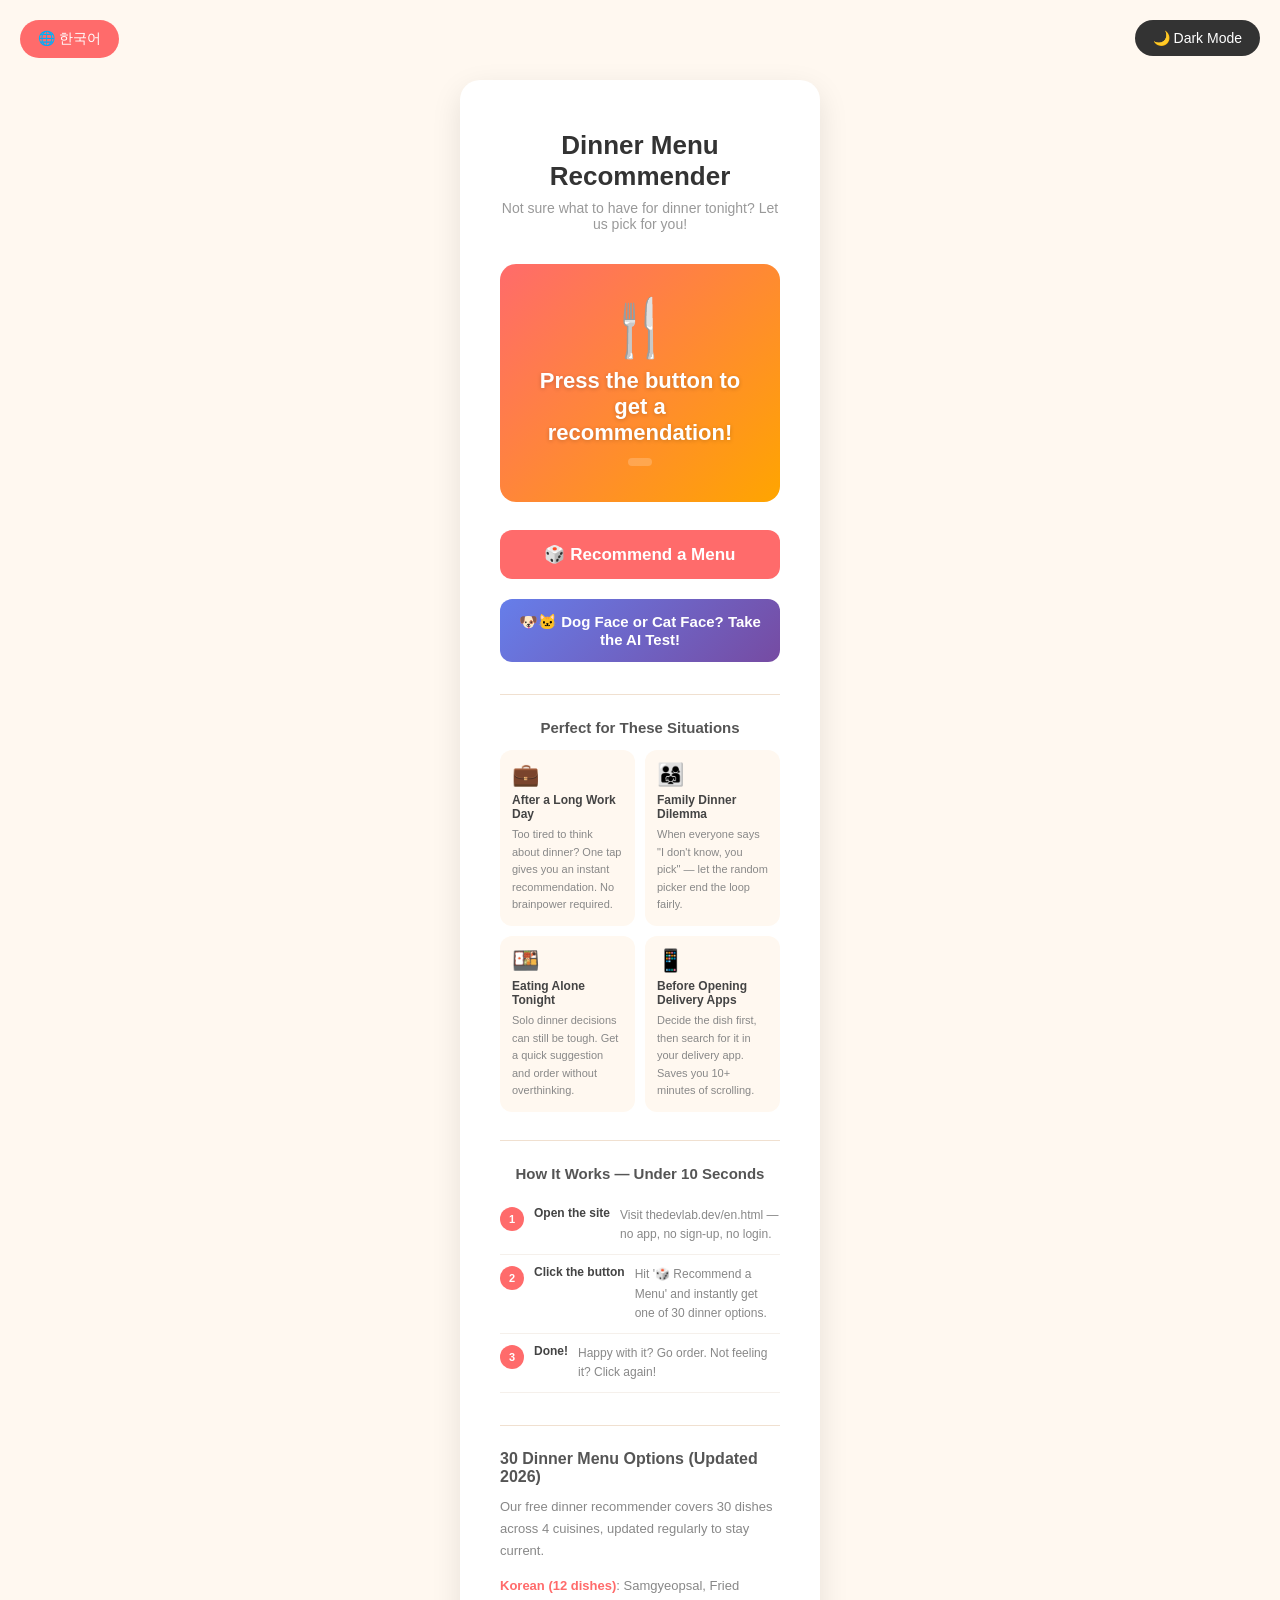
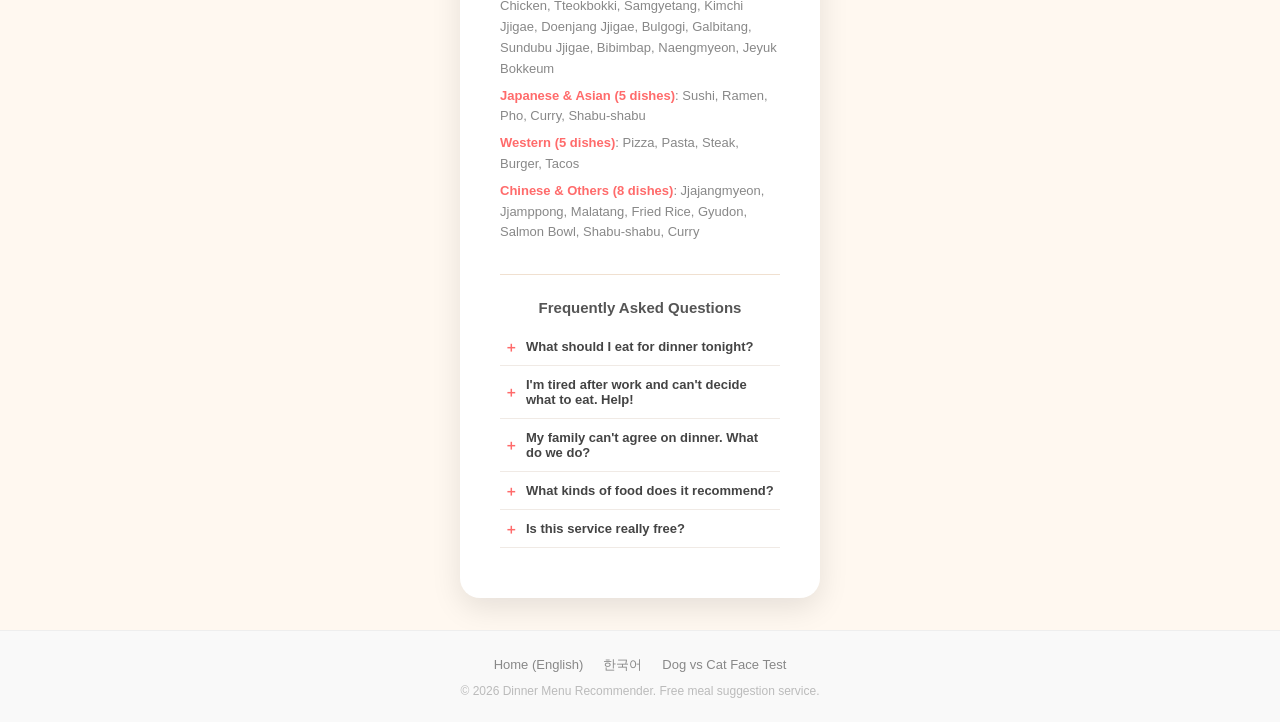
<file: en.html>
<!DOCTYPE html>
<html lang="en">
<head>
    <meta charset="UTF-8">
    <meta name="viewport" content="width=device-width, initial-scale=1.0">

    <!-- SEO: Title tag - keyword-rich, 50-60 chars -->
    <title>Dinner Menu Recommender - What to Eat Tonight? Free Random Pick</title>

    <!-- SEO: Meta description - shown in search results snippet -->
    <meta name="description" content="Can't decide what to eat for dinner tonight? Click once to get a free random recommendation from 30 Korean, Japanese, Chinese, and Western dishes. No sign-up needed!">

    <!-- SEO: Keywords -->
    <meta name="keywords" content="dinner menu recommender, what to eat tonight, random dinner picker, meal ideas, dinner suggestion, food recommendation, tonight dinner">

    <!-- SEO: Author -->
    <meta name="author" content="Dinner Menu Recommender">

    <!-- SEO: Robots -->
    <meta name="robots" content="index, follow, max-snippet:-1, max-image-preview:large, max-video-preview:-1">

    <!-- SEO: Canonical URL -->
    <link rel="canonical" href="https://thedevlab.dev/en.html">

    <!-- SEO: hreflang - multilingual page linking -->
    <link rel="alternate" hreflang="ko" href="https://thedevlab.dev/index.html">
    <link rel="alternate" hreflang="en" href="https://thedevlab.dev/en.html">
    <link rel="alternate" hreflang="x-default" href="https://thedevlab.dev/index.html">

    <!-- SEO: Open Graph - social sharing preview -->
    <meta property="og:type" content="website">
    <meta property="og:site_name" content="Dinner Menu Recommender">
    <meta property="og:title" content="Dinner Menu Recommender - What to Eat Tonight?">
    <meta property="og:description" content="Can't decide what's for dinner? One click gives you a free random recommendation from 30 dishes. Solve your dinner dilemma now!">
    <meta property="og:url" content="https://thedevlab.dev/en.html">
    <meta property="og:image" content="https://thedevlab.dev/og-image.png">
    <meta property="og:image:width" content="1200">
    <meta property="og:image:height" content="630">
    <meta property="og:image:alt" content="Dinner Menu Recommender - Random meal picker">
    <meta property="og:locale" content="en_US">

    <!-- SEO: Twitter Card -->
    <meta name="twitter:card" content="summary_large_image">
    <meta name="twitter:title" content="Dinner Menu Recommender - What to Eat Tonight?">
    <meta name="twitter:description" content="One click to get a free random dinner recommendation from 30 dishes!">
    <meta name="twitter:image" content="https://thedevlab.dev/og-image.png">

    <!-- GEO + SEO: JSON-LD Structured Data
         WebApplication + FAQPage (conversational) + HowTo + Organization
         → Optimized for AI search citation (ChatGPT, Gemini, Perplexity, etc.)
    -->
    <script type="application/ld+json">
    {
      "@context": "https://schema.org",
      "@graph": [
        {
          "@type": "Organization",
          "@id": "https://thedevlab.dev/#organization",
          "name": "Dinner Menu Recommender",
          "url": "https://thedevlab.dev/",
          "description": "Free random dinner menu recommendation service. 30 dishes across Korean, Japanese, Chinese, and Western cuisines.",
          "foundingDate": "2025",
          "knowsAbout": ["dinner menu", "meal recommendation", "Korean food", "Japanese food", "random meal picker"]
        },
        {
          "@type": "WebApplication",
          "@id": "https://thedevlab.dev/en.html#webapp",
          "name": "Dinner Menu Recommender",
          "url": "https://thedevlab.dev/en.html",
          "description": "Can't decide what to eat for dinner? Click once to get a free random recommendation from 30 Korean, Japanese, Chinese, and Western dishes. No sign-up needed.",
          "applicationCategory": "LifestyleApplication",
          "operatingSystem": "Any",
          "dateModified": "2026-03-27",
          "offers": {
            "@type": "Offer",
            "price": "0",
            "priceCurrency": "USD",
            "availability": "https://schema.org/InStock"
          },
          "inLanguage": ["en", "ko"],
          "featureList": [
            "Random dinner menu recommendation (30 dishes)",
            "Korean, Japanese, Chinese, Western cuisine",
            "Dark mode support",
            "No sign-up required",
            "Works on all devices"
          ]
        },
        {
          "@type": "HowTo",
          "@id": "https://thedevlab.dev/en.html#howto",
          "name": "How to use the Dinner Menu Recommender",
          "description": "Get a random dinner menu recommendation in under 10 seconds.",
          "totalTime": "PT10S",
          "estimatedCost": {
            "@type": "MonetaryAmount",
            "currency": "USD",
            "value": "0"
          },
          "step": [
            {
              "@type": "HowToStep",
              "position": 1,
              "name": "Visit the site",
              "text": "Go to thedevlab.dev/en.html in any browser. No app installation or sign-up required."
            },
            {
              "@type": "HowToStep",
              "position": 2,
              "name": "Click the button",
              "text": "Click '🎲 Recommend a Menu'. The app randomly picks one of 30 dishes from Korean, Japanese, Chinese, or Western cuisine."
            },
            {
              "@type": "HowToStep",
              "position": 3,
              "name": "Repeat until satisfied",
              "text": "Don't like the suggestion? Click again! Keep going until you find the perfect dinner for tonight."
            }
          ]
        },
        {
          "@type": "FAQPage",
          "@id": "https://thedevlab.dev/en.html#faq",
          "mainEntity": [
            {
              "@type": "Question",
              "name": "What should I eat for dinner tonight?",
              "acceptedAnswer": {
                "@type": "Answer",
                "text": "Visit thedevlab.dev and click 'Recommend a Menu' to get an instant random suggestion from 30 dishes including Korean BBQ, sushi, pizza, ramen, and more. You'll have your dinner decided in under 10 seconds."
              }
            },
            {
              "@type": "Question",
              "name": "What dinner menu options are available?",
              "acceptedAnswer": {
                "@type": "Answer",
                "text": "30 dishes total: Korean (12): Samgyeopsal, Fried Chicken, Tteokbokki, Samgyetang, Kimchi Jjigae, Doenjang Jjigae, Bulgogi, Galbitang, Sundubu Jjigae, Bibimbap, Naengmyeon, Jeyuk Bokkeum. Japanese & Asian (5): Sushi, Ramen, Pho, Curry, Shabu-shabu. Western (5): Pizza, Pasta, Steak, Burger, Tacos. Chinese (4+): Jjajangmyeon, Jjamppong, Malatang, Fried Rice."
              }
            },
            {
              "@type": "Question",
              "name": "Is the Dinner Menu Recommender free to use?",
              "acceptedAnswer": {
                "@type": "Answer",
                "text": "Yes, it's completely free. No sign-up, no login, no app installation required. Just open your browser and go."
              }
            },
            {
              "@type": "Question",
              "name": "I'm tired after work and can't decide what to eat. What should I do?",
              "acceptedAnswer": {
                "@type": "Answer",
                "text": "The Dinner Menu Recommender is perfect for this situation. One tap on your phone gives you a random dinner idea instantly — no thinking required. It works directly in your mobile browser."
              }
            },
            {
              "@type": "Question",
              "name": "Can I use this to settle family dinner disagreements?",
              "acceptedAnswer": {
                "@type": "Answer",
                "text": "Absolutely! When family members can't agree on dinner, let the random picker decide. It's a fair, neutral way to end the 'I don't know, what do you want?' loop."
              }
            },
            {
              "@type": "Question",
              "name": "Does it work on mobile phones?",
              "acceptedAnswer": {
                "@type": "Answer",
                "text": "Yes! The Dinner Menu Recommender is fully responsive and works on all smartphones, tablets, and desktop computers. No app download needed."
              }
            }
          ]
        },
        {
          "@type": "BreadcrumbList",
          "itemListElement": [
            {
              "@type": "ListItem",
              "position": 1,
              "name": "Home",
              "item": "https://thedevlab.dev/en.html"
            }
          ]
        }
      ]
    }
    </script>

    <!-- Favicon -->
    <link rel="icon" type="image/svg+xml" href="favicon.svg">
    <link rel="icon" type="image/x-icon" href="favicon.ico">
    <link rel="apple-touch-icon" href="favicon.svg">

    <!-- Stylesheet -->
    <link rel="stylesheet" href="style.css">

    <!-- Kakao SDK for sharing -->
    <script src="https://t1.kakaocdn.net/kakao_js_sdk/2.7.2/kakao.min.js"
            integrity="sha384-TiCUE00h649CAMonG018J2ujOgDKW/kVWlChEuu4jK2vxfAAD0eZxzCKakxg55G4"
            crossorigin="anonymous"></script>

    <!-- Google tag (gtag.js) -->
    <script async src="https://www.googletagmanager.com/gtag/js?id=G-DLC5JM9JN6"></script>
    <script>
      window.dataLayer = window.dataLayer || [];
      function gtag(){dataLayer.push(arguments);}
      gtag('js', new Date());
      gtag('config', 'G-DLC5JM9JN6');
    </script>

    <!-- Microsoft Clarity -->
    <script type="text/javascript">
        (function(c,l,a,r,i,t,y){
            c[a]=c[a]||function(){(c[a].q=c[a].q||[]).push(arguments)};
            t=l.createElement(r);t.async=1;t.src="https://www.clarity.ms/tag/"+i;
            y=l.getElementsByTagName(r)[0];y.parentNode.insertBefore(t,y);
        })(window, document, "clarity", "script", "w1sb8pkzxx");
    </script>
    <!-- Userback feedback widget -->
    <script>
        window.Userback = window.Userback || {};
        Userback.access_token = "A-d9AFAktwlCtTHQ4eb2k90mmfJ";
        (function(d) {
            var s = d.createElement('script');s.async = true;s.src = 'https://static.userback.io/widget/v1.js';(d.head || d.body).appendChild(s);
        })(document);
    </script>
</head>
<body>
    <!-- Language & theme controls -->
    <a href="index.html" id="lang-toggle" aria-label="한국어로 전환">🌐 한국어</a>
    <button id="theme-toggle" aria-label="Toggle dark mode">🌙 Dark Mode</button>

    <!-- Main content -->
    <div class="container">
        <!-- SEO: H1 - one per page, includes primary keyword -->
        <h1>Dinner Menu Recommender</h1>
        <p class="subtitle">Not sure what to have for dinner tonight? Let us pick for you!</p>

        <!-- Menu recommendation card -->
        <div class="menu-card" id="menu-card" role="region" aria-label="Recommended menu card" aria-live="polite">
            <div class="menu-emoji" id="menu-emoji" aria-hidden="true">🍴</div>
            <div class="menu-name" id="menu-name">Press the button to get a recommendation!</div>
            <div class="menu-category" id="menu-category"></div>
        </div>

        <button id="recommend-btn" aria-label="Get a random dinner recommendation">🎲 Recommend a Menu</button>

        <!-- SNS Share section: appears after recommendation -->
        <div class="share-section" id="share-section" hidden>
            <p class="share-label">Share your dinner pick with friends!</p>
            <div class="share-buttons">
                <button class="share-btn share-kakao" id="share-kakao" aria-label="Share on KakaoTalk">
                    <span class="share-icon">💬</span>KakaoTalk
                </button>
                <button class="share-btn share-twitter" id="share-twitter" aria-label="Share on X (Twitter)">
                    <span class="share-icon">𝕏</span>Twitter
                </button>
                <button class="share-btn share-facebook" id="share-facebook" aria-label="Share on Facebook">
                    <span class="share-icon">f</span>Facebook
                </button>
                <button class="share-btn share-copy" id="share-copy" aria-label="Copy link">
                    <span class="share-icon">🔗</span>Copy
                </button>
            </div>
        </div>

        <!-- Internal link to related page -->
        <div class="animal-test-section">
            <a href="animal.html" class="animal-test-btn" title="AI test: Are you a dog person or cat person?">
                🐶🐱 Dog Face or Cat Face? Take the AI Test!
            </a>
        </div>

        <!-- GEO: Situational use cases (Who/When/How) -->
        <section class="geo-situations" aria-label="When to use the dinner menu recommender">
            <h2>Perfect for These Situations</h2>
            <div class="situation-grid">
                <div class="situation-card">
                    <span class="situation-icon" aria-hidden="true">💼</span>
                    <h3>After a Long Work Day</h3>
                    <p>Too tired to think about dinner? One tap gives you an instant recommendation. No brainpower required.</p>
                </div>
                <div class="situation-card">
                    <span class="situation-icon" aria-hidden="true">👨‍👩‍👧</span>
                    <h3>Family Dinner Dilemma</h3>
                    <p>When everyone says "I don't know, you pick" — let the random picker end the loop fairly.</p>
                </div>
                <div class="situation-card">
                    <span class="situation-icon" aria-hidden="true">🍱</span>
                    <h3>Eating Alone Tonight</h3>
                    <p>Solo dinner decisions can still be tough. Get a quick suggestion and order without overthinking.</p>
                </div>
                <div class="situation-card">
                    <span class="situation-icon" aria-hidden="true">📱</span>
                    <h3>Before Opening Delivery Apps</h3>
                    <p>Decide the dish first, then search for it in your delivery app. Saves you 10+ minutes of scrolling.</p>
                </div>
            </div>
        </section>

        <!-- GEO: HowTo steps (visible) -->
        <section class="howto-section" aria-label="How to use the dinner menu recommender">
            <h2>How It Works — Under 10 Seconds</h2>
            <ol class="howto-steps">
                <li>
                    <strong>Open the site</strong>
                    <span>Visit thedevlab.dev/en.html — no app, no sign-up, no login.</span>
                </li>
                <li>
                    <strong>Click the button</strong>
                    <span>Hit '🎲 Recommend a Menu' and instantly get one of 30 dinner options.</span>
                </li>
                <li>
                    <strong>Done!</strong>
                    <span>Happy with it? Go order. Not feeling it? Click again!</span>
                </li>
            </ol>
        </section>

        <!-- GEO + SEO: Menu list with specific data AI can cite -->
        <section class="seo-content" aria-label="Available dinner menu options">
            <h2>30 Dinner Menu Options (Updated 2026)</h2>
            <p>Our free dinner recommender covers 30 dishes across 4 cuisines, updated regularly to stay current.</p>
            <ul>
                <li><strong>Korean (12 dishes)</strong>: Samgyeopsal, Fried Chicken, Tteokbokki, Samgyetang, Kimchi Jjigae, Doenjang Jjigae, Bulgogi, Galbitang, Sundubu Jjigae, Bibimbap, Naengmyeon, Jeyuk Bokkeum</li>
                <li><strong>Japanese & Asian (5 dishes)</strong>: Sushi, Ramen, Pho, Curry, Shabu-shabu</li>
                <li><strong>Western (5 dishes)</strong>: Pizza, Pasta, Steak, Burger, Tacos</li>
                <li><strong>Chinese & Others (8 dishes)</strong>: Jjajangmyeon, Jjamppong, Malatang, Fried Rice, Gyudon, Salmon Bowl, Shabu-shabu, Curry</li>
            </ul>
        </section>

        <!-- GEO: Visible FAQ (conversational Q&A format — what AI systems cite) -->
        <section class="faq-section" aria-label="Frequently asked questions">
            <h2>Frequently Asked Questions</h2>

            <details>
                <summary>What should I eat for dinner tonight?</summary>
                <p>Click '🎲 Recommend a Menu' on this page to get an instant random dinner suggestion from 30 dishes. You'll have your answer in under 10 seconds — no more endless scrolling through delivery apps.</p>
            </details>

            <details>
                <summary>I'm tired after work and can't decide what to eat. Help!</summary>
                <p>The Dinner Menu Recommender was made exactly for this. One tap on your phone, one random dinner suggestion — done. Works directly in your mobile browser, no app needed.</p>
            </details>

            <details>
                <summary>My family can't agree on dinner. What do we do?</summary>
                <p>Let the random picker decide! It's a fair, neutral way to end the "I don't care, you choose" conversation. If nobody likes the first pick, just tap again together.</p>
            </details>

            <details>
                <summary>What kinds of food does it recommend?</summary>
                <p>30 dishes total: 12 Korean dishes (Samgyeopsal, Fried Chicken, Bibimbap…), 5 Japanese & Asian dishes (Sushi, Ramen, Pho…), 5 Western dishes (Pizza, Pasta, Steak…), and 8 Chinese & other dishes (Ramen, Malatang, Fried Rice…).</p>
            </details>

            <details>
                <summary>Is this service really free?</summary>
                <p>100% free — now and always. No account, no subscription, no app installation. Just open your browser and click.</p>
            </details>
        </section>
    </div>

    <!-- SEO: Footer with site navigation and copyright -->
    <footer class="site-footer">
        <nav aria-label="Site map">
            <ul>
                <li><a href="en.html" title="Dinner Menu Recommender Home">Home (English)</a></li>
                <li><a href="index.html" title="저녁 메뉴 추천기 - 한국어">한국어</a></li>
                <li><a href="animal.html" title="Dog face or cat face AI test">Dog vs Cat Face Test</a></li>
            </ul>
        </nav>
        <p>&copy; 2026 Dinner Menu Recommender. Free meal suggestion service.</p>
    </footer>

    <script src="en.js"></script>
</body>
</html>
</file>
<file: style.css>
* {
    box-sizing: border-box;
    margin: 0;
    padding: 0;
}

body {
    font-family: 'Segoe UI', sans-serif;
    display: flex;
    flex-direction: column;
    align-items: center;
    justify-content: flex-start;
    min-height: 100vh;
    background-color: #fff8f0;
    transition: background-color 0.3s ease;
}

body.dark {
    background-color: #1a1a2e;
}

.container {
    text-align: center;
    background-color: white;
    padding: 50px 40px;
    border-radius: 20px;
    box-shadow: 0 10px 30px rgba(0, 0, 0, 0.1);
    width: 360px;
    margin-top: 80px;
    margin-bottom: 32px;
    transition: background-color 0.3s ease, box-shadow 0.3s ease;
}

body.dark .container {
    background-color: #16213e;
    box-shadow: 0 10px 30px rgba(0, 0, 0, 0.5);
}

h1 {
    font-size: 26px;
    color: #333;
    margin-bottom: 8px;
    transition: color 0.3s ease;
}

body.dark h1 {
    color: #f0f0f0;
}

.subtitle {
    font-size: 14px;
    color: #999;
    margin-bottom: 32px;
    transition: color 0.3s ease;
}

body.dark .subtitle {
    color: #888;
}

.menu-card {
    background: linear-gradient(135deg, #ff6b6b, #ffa500);
    border-radius: 16px;
    padding: 36px 24px;
    margin-bottom: 28px;
    min-height: 180px;
    display: flex;
    flex-direction: column;
    align-items: center;
    justify-content: center;
    gap: 12px;
    transition: transform 0.2s ease, box-shadow 0.2s ease;
}

.menu-card.animate {
    animation: pop 0.35s ease;
}

@keyframes pop {
    0%   { transform: scale(0.92); opacity: 0.6; }
    60%  { transform: scale(1.04); opacity: 1; }
    100% { transform: scale(1); }
}

.menu-image {
    width: 140px;
    height: 140px;
    object-fit: cover;
    border-radius: 12px;
    box-shadow: 0 4px 12px rgba(0,0,0,0.25);
}

.menu-emoji {
    font-size: 56px;
    line-height: 1;
}

.menu-name {
    font-size: 22px;
    font-weight: 700;
    color: white;
    text-shadow: 0 1px 4px rgba(0,0,0,0.2);
}

.menu-category {
    font-size: 13px;
    color: rgba(255,255,255,0.85);
    background: rgba(255,255,255,0.2);
    padding: 4px 12px;
    border-radius: 20px;
}

#recommend-btn {
    padding: 14px 36px;
    font-size: 17px;
    font-weight: 600;
    color: white;
    background-color: #ff6b6b;
    border: none;
    border-radius: 12px;
    cursor: pointer;
    transition: background-color 0.2s ease, transform 0.1s ease;
    width: 100%;
}

#recommend-btn:hover {
    background-color: #e05555;
}

#recommend-btn:active {
    transform: scale(0.97);
}

.animal-test-section {
    margin-top: 20px;
}

.animal-test-btn {
    display: block;
    padding: 14px;
    font-size: 15px;
    font-weight: 700;
    color: white;
    background: linear-gradient(135deg, #667eea, #764ba2);
    border-radius: 12px;
    text-decoration: none;
    text-align: center;
    transition: opacity 0.2s, transform 0.1s;
}

.animal-test-btn:hover { opacity: 0.9; }
.animal-test-btn:active { transform: scale(0.98); }

.partnership-section {
    margin-top: 36px;
    padding-top: 28px;
    border-top: 1px solid #f0e0d0;
    text-align: left;
}

body.dark .partnership-section {
    border-top-color: #2a2a4a;
}

.partnership-section h2 {
    font-size: 18px;
    color: #333;
    margin-bottom: 6px;
    transition: color 0.3s ease;
}

body.dark .partnership-section h2 {
    color: #f0f0f0;
}

.partnership-desc {
    font-size: 13px;
    color: #999;
    margin-bottom: 16px;
}

.partnership-form {
    display: flex;
    flex-direction: column;
    gap: 10px;
}

.partnership-form input,
.partnership-form textarea {
    width: 100%;
    padding: 11px 14px;
    font-size: 14px;
    border: 1px solid #e0d0c0;
    border-radius: 10px;
    background: #fff8f0;
    color: #333;
    outline: none;
    transition: border-color 0.2s ease, background 0.3s ease;
    font-family: inherit;
    resize: vertical;
}

body.dark .partnership-form input,
body.dark .partnership-form textarea {
    background: #1e1e3a;
    border-color: #3a3a5a;
    color: #f0f0f0;
}

.partnership-form input:focus,
.partnership-form textarea:focus {
    border-color: #ff6b6b;
}

.partnership-form button[type="submit"] {
    padding: 12px;
    font-size: 15px;
    font-weight: 600;
    color: white;
    background-color: #ff6b6b;
    border: none;
    border-radius: 10px;
    cursor: pointer;
    transition: background-color 0.2s ease, transform 0.1s ease;
}

.partnership-form button[type="submit"]:hover {
    background-color: #e05555;
}

.partnership-form button[type="submit"]:active {
    transform: scale(0.97);
}

#lang-toggle {
    position: fixed;
    top: 20px;
    left: 20px;
    padding: 10px 18px;
    font-size: 14px;
    background-color: #ff6b6b;
    color: white;
    border: none;
    border-radius: 20px;
    cursor: pointer;
    text-decoration: none;
    transition: background-color 0.3s ease;
    z-index: 100;
}

#lang-toggle:hover {
    background-color: #e05555;
}

body.dark #lang-toggle {
    background-color: #e05555;
}

#theme-toggle {
    position: fixed;
    top: 20px;
    right: 20px;
    padding: 10px 18px;
    font-size: 14px;
    background-color: #333;
    color: white;
    border: none;
    border-radius: 20px;
    cursor: pointer;
    transition: background-color 0.3s ease;
    z-index: 100;
}

#theme-toggle:hover {
    background-color: #555;
}

body.dark #theme-toggle {
    background-color: #f0f2f5;
    color: #333;
}

body.dark #theme-toggle:hover {
    background-color: #d0d2d5;
}

/* ============================================================
   SNS 공유 섹션
============================================================ */
.share-section {
    margin-top: 20px;
    padding: 16px;
    background: linear-gradient(135deg, #fff8f0, #fff3e8);
    border-radius: 16px;
    text-align: center;
    opacity: 0;
    transform: translateY(8px);
    transition: opacity 0.4s ease, transform 0.4s ease;
}

body.dark .share-section {
    background: linear-gradient(135deg, #1e1e38, #1a1a30);
}

.share-section.share-appear {
    opacity: 1;
    transform: translateY(0);
}

.share-label {
    font-size: 13px;
    color: #888;
    margin: 0 0 12px;
    font-weight: 600;
}

body.dark .share-label {
    color: #666;
}

.share-buttons {
    display: flex;
    gap: 8px;
    justify-content: center;
    flex-wrap: wrap;
}

.share-btn {
    display: flex;
    align-items: center;
    justify-content: center;
    gap: 5px;
    padding: 9px 14px;
    font-size: 13px;
    font-weight: 700;
    border: none;
    border-radius: 10px;
    cursor: pointer;
    transition: opacity 0.2s, transform 0.1s;
    white-space: nowrap;
    min-width: 0;
    flex: 1;
    max-width: 100px;
}

.share-btn:hover { opacity: 0.85; }
.share-btn:active { transform: scale(0.96); }

.share-icon {
    font-size: 15px;
    line-height: 1;
}

/* 카카오톡 - 공식 브랜드 색 */
.share-kakao {
    background: #FEE500;
    color: #000000;
}

/* X(트위터) */
.share-twitter {
    background: #000000;
    color: #ffffff;
}

/* 페이스북 */
.share-facebook {
    background: #1877F2;
    color: #ffffff;
}

/* 링크 복사 */
.share-copy {
    background: #f0f0f0;
    color: #444;
}

body.dark .share-copy {
    background: #2a2a4a;
    color: #ccc;
}

/* ============================================================
   GEO: 상황별 추천 섹션 (Situation Cards)
============================================================ */
.geo-situations {
    margin-top: 32px;
    padding-top: 24px;
    border-top: 1px solid #f0e0d0;
    text-align: left;
}

body.dark .geo-situations {
    border-top-color: #2a2a4a;
}

.geo-situations h2 {
    font-size: 15px;
    color: #555;
    margin-bottom: 14px;
    font-weight: 700;
    text-align: center;
    transition: color 0.3s ease;
}

body.dark .geo-situations h2 {
    color: #aaa;
}

.situation-grid {
    display: grid;
    grid-template-columns: 1fr 1fr;
    gap: 10px;
}

.situation-card {
    background: #fff8f0;
    border-radius: 12px;
    padding: 12px;
    transition: background 0.3s ease;
}

body.dark .situation-card {
    background: #1a1a30;
}

.situation-icon {
    font-size: 22px;
    display: block;
    margin-bottom: 5px;
}

.situation-card h3 {
    font-size: 12px;
    font-weight: 700;
    color: #444;
    margin: 0 0 5px;
    transition: color 0.3s ease;
}

body.dark .situation-card h3 {
    color: #ccc;
}

.situation-card p {
    font-size: 11px;
    color: #888;
    line-height: 1.6;
    margin: 0;
    transition: color 0.3s ease;
}

body.dark .situation-card p {
    color: #666;
}

/* ============================================================
   GEO: HowTo 단계 섹션
============================================================ */
.howto-section {
    margin-top: 28px;
    padding-top: 24px;
    border-top: 1px solid #f0e0d0;
    text-align: left;
}

body.dark .howto-section {
    border-top-color: #2a2a4a;
}

.howto-section h2 {
    font-size: 15px;
    color: #555;
    margin-bottom: 14px;
    font-weight: 700;
    text-align: center;
    transition: color 0.3s ease;
}

body.dark .howto-section h2 {
    color: #aaa;
}

.howto-steps {
    list-style: none;
    padding: 0;
    margin: 0;
    counter-reset: step-counter;
}

.howto-steps li {
    display: flex;
    align-items: flex-start;
    gap: 10px;
    padding: 10px 0;
    border-bottom: 1px solid #f5f0eb;
    counter-increment: step-counter;
    transition: border-color 0.3s ease;
}

body.dark .howto-steps li {
    border-bottom-color: #2a2a3a;
}

.howto-steps li::before {
    content: counter(step-counter);
    min-width: 24px;
    height: 24px;
    background: #ff6b6b;
    color: white;
    border-radius: 50%;
    font-size: 11px;
    font-weight: 700;
    display: flex;
    align-items: center;
    justify-content: center;
    flex-shrink: 0;
    margin-top: 1px;
}

.howto-steps li strong {
    font-size: 12px;
    color: #444;
    white-space: nowrap;
    transition: color 0.3s ease;
}

body.dark .howto-steps li strong {
    color: #ccc;
}

.howto-steps li span {
    font-size: 12px;
    color: #888;
    line-height: 1.6;
    transition: color 0.3s ease;
}

body.dark .howto-steps li span {
    color: #666;
}

/* ============================================================
   GEO: FAQ 아코디언 섹션
============================================================ */
.faq-section {
    margin-top: 28px;
    padding-top: 24px;
    border-top: 1px solid #f0e0d0;
    text-align: left;
}

body.dark .faq-section {
    border-top-color: #2a2a4a;
}

.faq-section h2 {
    font-size: 15px;
    color: #555;
    margin-bottom: 12px;
    font-weight: 700;
    text-align: center;
    transition: color 0.3s ease;
}

body.dark .faq-section h2 {
    color: #aaa;
}

.faq-section details {
    border-bottom: 1px solid #f0eae5;
    transition: border-color 0.3s ease;
}

body.dark .faq-section details {
    border-bottom-color: #2a2a3a;
}

.faq-section summary {
    cursor: pointer;
    padding: 11px 4px;
    font-size: 13px;
    font-weight: 600;
    color: #444;
    list-style: none;
    display: flex;
    align-items: center;
    gap: 8px;
    transition: color 0.2s ease;
    user-select: none;
}

.faq-section summary::-webkit-details-marker {
    display: none;
}

.faq-section summary::before {
    content: '＋';
    font-size: 14px;
    color: #ff6b6b;
    flex-shrink: 0;
    line-height: 1;
}

.faq-section details[open] summary::before {
    content: '－';
}

.faq-section summary:hover {
    color: #ff6b6b;
}

body.dark .faq-section summary {
    color: #bbb;
}

body.dark .faq-section summary:hover {
    color: #ff8080;
}

.faq-section details p {
    padding: 4px 4px 14px 24px;
    font-size: 13px;
    color: #777;
    line-height: 1.75;
    margin: 0;
    transition: color 0.3s ease;
}

body.dark .faq-section details p {
    color: #666;
}

/* ============================================================
   SEO: 스크린 리더 전용 텍스트 (접근성)
============================================================ */
.sr-only {
    position: absolute;
    width: 1px;
    height: 1px;
    padding: 0;
    margin: -1px;
    overflow: hidden;
    clip: rect(0,0,0,0);
    white-space: nowrap;
    border: 0;
}

/* ============================================================
   SEO 콘텐츠 섹션 - 검색엔진을 위한 텍스트 콘텐츠
============================================================ */
.seo-content {
    margin-top: 32px;
    padding-top: 24px;
    border-top: 1px solid #f0e0d0;
    text-align: left;
}

body.dark .seo-content {
    border-top-color: #2a2a4a;
}

.seo-content h2 {
    font-size: 16px;
    color: #555;
    margin-bottom: 10px;
    font-weight: 600;
    transition: color 0.3s ease;
}

body.dark .seo-content h2 {
    color: #aaa;
}

.seo-content p {
    font-size: 13px;
    color: #888;
    line-height: 1.7;
    margin-bottom: 10px;
    transition: color 0.3s ease;
}

body.dark .seo-content p {
    color: #777;
}

.seo-content ul {
    list-style: none;
    padding: 0;
    margin: 0;
}

.seo-content ul li {
    font-size: 13px;
    color: #888;
    padding: 3px 0;
    line-height: 1.6;
    transition: color 0.3s ease;
}

body.dark .seo-content ul li {
    color: #777;
}

.seo-content ul li strong {
    color: #ff6b6b;
}

/* ============================================================
   SEO: 사이트 푸터
============================================================ */
.site-footer {
    width: 100%;
    text-align: center;
    padding: 24px 20px;
    background: #f9f9f9;
    border-top: 1px solid #eee;
    margin-top: auto;
}

body.dark .site-footer {
    background: #111122;
    border-top-color: #2a2a4a;
}

.site-footer nav ul {
    list-style: none;
    padding: 0;
    margin: 0 0 10px;
    display: flex;
    justify-content: center;
    flex-wrap: wrap;
    gap: 8px 20px;
}

.site-footer nav ul li a {
    font-size: 13px;
    color: #888;
    text-decoration: none;
    transition: color 0.2s;
}

.site-footer nav ul li a:hover {
    color: #ff6b6b;
}

body.dark .site-footer nav ul li a {
    color: #666;
}

body.dark .site-footer nav ul li a:hover {
    color: #ff8080;
}

.site-footer p {
    font-size: 12px;
    color: #bbb;
    margin: 0;
}

body.dark .site-footer p {
    color: #555;
}
</file>
